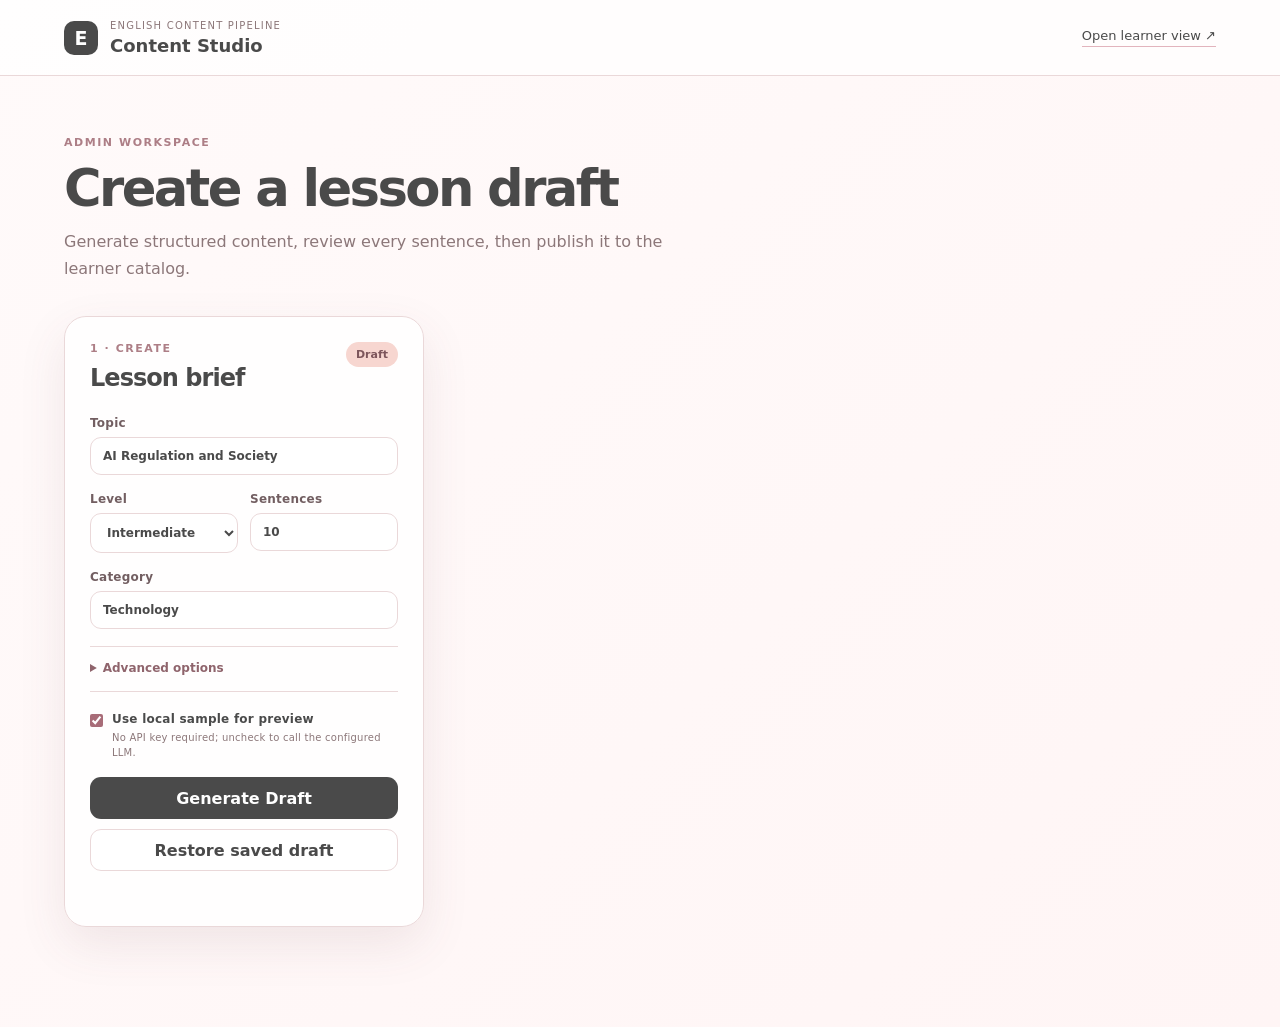
<file: ui/admin.html>
<!doctype html>
<html lang="en">
  <head>
    <meta charset="UTF-8" />
    <meta name="viewport" content="width=device-width, initial-scale=1.0" />
    <title>Content Studio · English Pipeline</title>
    <link rel="stylesheet" href="/ui/admin.css" />
  </head>
  <body>
    <div class="admin-shell">
      <header class="admin-topbar">
        <div class="admin-brand"><span class="admin-logo">E</span><div><span>ENGLISH CONTENT PIPELINE</span><strong>Content Studio</strong></div></div>
        <a class="back-link" href="/ui/">Open learner view ↗</a>
      </header>

      <main class="admin-main">
        <header class="admin-page-heading"><p class="eyebrow">ADMIN WORKSPACE</p><h1>Create a lesson draft</h1><p>Generate structured content, review every sentence, then publish it to the learner catalog.</p></header>

        <section class="studio-layout">
          <form class="control-card" id="lessonForm">
            <div class="card-heading"><div><p class="eyebrow">1 · CREATE</p><h2>Lesson brief</h2></div><span class="step-badge">Draft</span></div>
            <label>Topic<input id="topic" name="topic" value="AI Regulation and Society" required /></label>
            <div class="field-grid">
              <label>Level<select id="level" name="level"><option>Beginner</option><option selected>Intermediate</option><option>Advanced</option></select></label>
              <label>Sentences<input id="sentenceCount" name="sentence_count" type="number" min="1" max="30" value="10" required /></label>
            </div>
            <label>Category<input id="category" name="category" value="Technology" required /></label>
            <details><summary>Advanced options</summary><label>Learning goal<input id="learningGoal" name="learning_goal" placeholder="e.g. explain a policy trade-off" /></label><label>Tone<input id="tone" name="tone" placeholder="clear, academic, practical" /></label><label>Target vocabulary<input id="targetVocabulary" name="target_vocabulary" placeholder="regulation, innovation, balance" /></label></details>
            <label class="check-row"><input id="useSample" type="checkbox" checked /> <span>Use local sample for preview <small>No API key required; uncheck to call the configured LLM.</small></span></label>
            <button class="primary-button" id="generateButton" type="submit">Generate Draft</button>
            <button class="secondary-button" id="restoreButton" type="button">Restore saved draft</button>
            <p class="form-status" id="formStatus" role="status"></p>
          </form>

          <section class="preview-card" id="previewCard" hidden>
            <div class="card-heading"><div><p class="eyebrow">2 · HUMAN REVIEW</p><h2>Draft preview</h2></div><span class="draft-status" id="draftStatus">Ready for review</span></div>
            <div class="draft-meta"><label>Lesson title<input id="draftTitle" /></label><div><span>Level</span><b id="draftLevel"></b></div><div><span>Category</span><b id="draftCategory"></b></div><div><span>Sentences</span><b id="draftSentenceCount"></b></div></div>
            <div class="content-check" id="contentCheck"></div>
            <div class="sentence-editor" id="sentenceEditor"></div>
            <div class="preview-actions"><button class="secondary-button" id="regenerateButton" type="button">Regenerate Draft</button><button class="secondary-button" id="saveDraftButton" type="button">Save Draft</button><label class="tts-check"><input id="generateTts" type="checkbox" /> Generate TTS on publish</label><button class="primary-button" id="publishButton" type="button">Publish Lesson</button></div>
            <p class="form-status" id="publishStatus" role="status"></p>
          </section>
        </section>

        <section class="publish-result" id="publishResult" hidden></section>
      </main>
    </div>
    <script src="/ui/admin.js"></script>
  </body>
</html>
</file>
<file: ui/admin.css>
:root { --ink:#4A4A4A; --muted:#8c7779; --paper:#fffafa; --blush:#FFF5F5; --rose:#F7D6D0; --accent:#E2B4BD; --line:#ead8d9; --shadow:0 18px 48px rgba(107,72,77,.10); }
* { box-sizing:border-box; }
body { margin:0; color:var(--ink); background:linear-gradient(135deg,#fffafa 0%,var(--blush) 100%); font-family:Inter,ui-sans-serif,system-ui,-apple-system,BlinkMacSystemFont,"Segoe UI",sans-serif; }
button,input,select,textarea { font:inherit; }
button { cursor:pointer; }
.admin-shell { min-height:100vh; }
.admin-topbar { height:76px; padding:0 5vw; display:flex; align-items:center; justify-content:space-between; border-bottom:1px solid var(--line); background:rgba(255,255,255,.76); }
.admin-brand { display:flex; gap:12px; align-items:center; text-transform:uppercase; letter-spacing:.12em; font-size:10px; color:var(--muted); }
.admin-brand strong { display:block; margin-top:4px; color:var(--ink); font-size:18px; letter-spacing:0; text-transform:none; }
.admin-logo { width:34px; height:34px; display:grid; place-items:center; border-radius:10px; color:white; background:var(--ink); font-size:19px; font-weight:800; letter-spacing:0; }
.back-link { color:var(--ink); font-size:13px; text-decoration:none; border-bottom:1px solid var(--accent); padding-bottom:3px; }
.admin-main { max-width:1320px; margin:0 auto; padding:60px 5vw 100px; }
.admin-page-heading { max-width:650px; margin-bottom:34px; }
.eyebrow { margin:0 0 9px; color:#ad7e86; font-size:11px; font-weight:800; letter-spacing:.14em; }
h1,h2,h3,p { margin-top:0; }
h1 { margin-bottom:10px; font-size:clamp(32px,4vw,52px); letter-spacing:-.05em; }
.admin-page-heading > p:last-child { color:var(--muted); line-height:1.7; }
.studio-layout { display:grid; grid-template-columns:minmax(280px,360px) minmax(0,1fr); gap:24px; align-items:start; }
.control-card,.preview-card,.publish-result { border:1px solid var(--line); border-radius:22px; background:rgba(255,255,255,.82); box-shadow:var(--shadow); }
.control-card { position:sticky; top:20px; padding:25px; }
.preview-card { padding:30px; }
.card-heading { display:flex; align-items:flex-start; justify-content:space-between; gap:16px; margin-bottom:24px; }
.card-heading h2 { margin:0; font-size:24px; letter-spacing:-.04em; }
.step-badge,.draft-status { padding:6px 10px; border-radius:99px; background:var(--rose); color:#7d555b; font-size:11px; font-weight:800; white-space:nowrap; }
label { display:block; margin:0 0 17px; color:#725e61; font-size:12px; font-weight:800; letter-spacing:.02em; }
input,select,textarea { width:100%; margin-top:7px; border:1px solid var(--line); border-radius:11px; padding:11px 12px; color:var(--ink); background:#fff; outline:none; }
input:focus,select:focus,textarea:focus { border-color:#bb8791; box-shadow:0 0 0 3px rgba(226,180,189,.23); }
.field-grid { display:grid; grid-template-columns:1fr 1fr; gap:12px; }
details { margin:4px 0 20px; border-top:1px solid var(--line); border-bottom:1px solid var(--line); padding:14px 0 2px; }
summary { margin-bottom:14px; cursor:pointer; color:#8f646c; font-size:12px; font-weight:800; }
.check-row,.tts-check { display:flex; gap:9px; align-items:flex-start; color:var(--ink); font-size:12px; font-weight:700; }
.check-row input,.tts-check input { width:auto; margin:2px 0 0; accent-color:#a86c78; }
.check-row small { display:block; margin-top:5px; color:var(--muted); font-weight:500; line-height:1.45; }
.primary-button,.secondary-button { min-height:42px; border-radius:11px; padding:0 16px; font-weight:800; }
.primary-button { width:100%; border:0; color:white; background:var(--ink); }
.secondary-button { border:1px solid var(--line); color:var(--ink); background:white; }
.control-card .secondary-button { width:100%; margin-top:10px; }
.primary-button:hover { background:#6a5558; }
.form-status { min-height:18px; margin:12px 0 0; color:#9a5965; font-size:12px; line-height:1.5; }
.draft-meta { display:grid; grid-template-columns:minmax(220px,1fr) repeat(3,auto); gap:16px; align-items:end; padding-bottom:20px; border-bottom:1px solid var(--line); }
.draft-meta label { margin:0; }.draft-meta > div { min-width:80px; padding-bottom:12px; }.draft-meta span { display:block; color:var(--muted); font-size:11px; }.draft-meta b { display:block; margin-top:6px; font-size:14px; }
.content-check { display:flex; flex-wrap:wrap; gap:8px; padding:15px 0; }.check-item { padding:7px 10px; border-radius:99px; color:#47715f; background:#e9f4ee; font-size:11px; font-weight:800; }.check-item.warn { color:#8d5f4a; background:#fff0e6; }
.sentence-editor { display:grid; gap:15px; }.sentence-block { padding:18px; border:1px solid var(--line); border-radius:15px; background:var(--paper); }.sentence-block h3 { display:flex; justify-content:space-between; margin-bottom:14px; font-size:14px; }.sentence-block h3 span { color:#b4868d; font-size:11px; letter-spacing:.08em; }.sentence-block textarea { min-height:72px; resize:vertical; }.sentence-block .sentence-text { min-height:88px; }.sentence-block .mini-grid { display:grid; grid-template-columns:1fr 1fr; gap:12px; }
.preview-actions { display:flex; flex-wrap:wrap; gap:10px; align-items:center; margin-top:24px; padding-top:20px; border-top:1px solid var(--line); }.preview-actions .primary-button { width:auto; }.preview-actions .secondary-button { min-width:145px; }.tts-check { margin:0 0 0 auto; }
.publish-result { margin-top:24px; padding:24px; border-color:#c6dfd1; background:#f4fbf7; }.publish-result h2 { margin-bottom:8px; }.publish-result p { color:#557064; }.publish-links { display:flex; gap:10px; flex-wrap:wrap; }.publish-links a { display:inline-block; padding:10px 14px; border-radius:10px; color:white; background:var(--ink); text-decoration:none; font-size:13px; font-weight:800; }
@media (max-width:900px) { .studio-layout { grid-template-columns:1fr; }.control-card { position:static; }.draft-meta { grid-template-columns:1fr 1fr; }.draft-meta label { grid-column:1/-1; }.tts-check { margin:0; } }
@media (max-width:560px) { .admin-topbar { padding:0 20px; }.back-link { font-size:0; }.back-link::after { content:"Learner view ↗"; font-size:12px; }.admin-main { padding:38px 20px 70px; }.preview-card,.control-card { padding:20px; }.field-grid,.sentence-block .mini-grid { grid-template-columns:1fr; }.preview-actions .primary-button,.preview-actions .secondary-button { width:100%; }.tts-check { width:100%; } }
</file>
